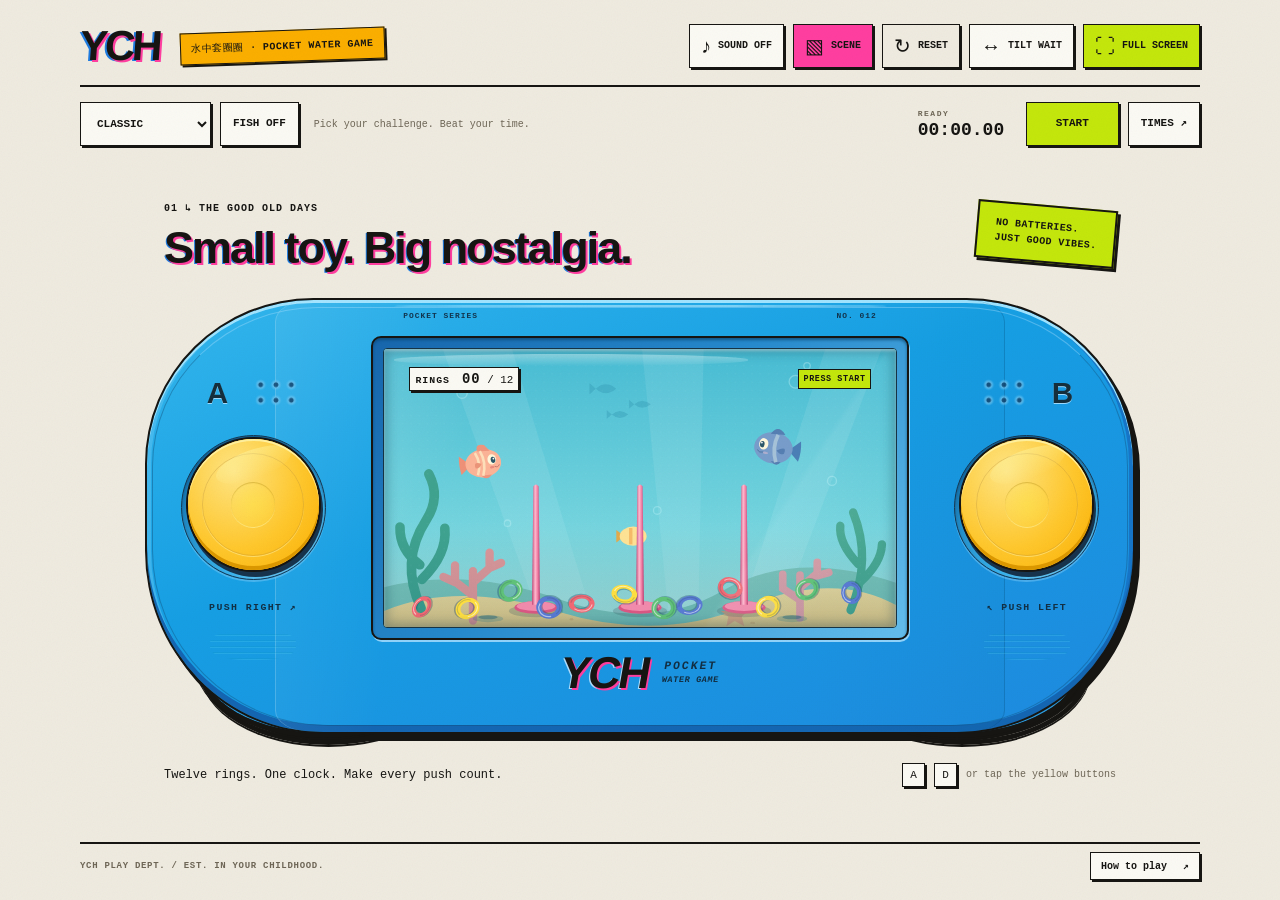
<file: index.html>
<!doctype html>
<html lang="en">
<head>
  <meta charset="UTF-8">
  <meta name="viewport" content="width=device-width, initial-scale=1, minimum-scale=1, maximum-scale=1, user-scalable=no, viewport-fit=cover">
  <meta name="theme-color" content="#EFEBE0">
  <meta name="apple-mobile-web-app-capable" content="yes">
  <meta name="apple-mobile-web-app-status-bar-style" content="black-translucent">
  <meta name="apple-mobile-web-app-title" content="YCH Pocket">
  <meta name="description" content="Nostalgia Game 1: a playable water ring-toss toy, made for two thumbs and an iPhone turned sideways.">
  <title>YCH Pocket — Nostalgia Game 1</title>
  <link rel="icon" type="image/svg+xml" href="assets/icon.svg">
  <link rel="apple-touch-icon" href="assets/apple-touch-icon.png">
  <link rel="manifest" href="manifest.webmanifest">
  <link rel="stylesheet" href="styles.css">
  <link rel="stylesheet" href="ych-theme.css">
  <link rel="stylesheet" href="toolbar.css">
  <link rel="stylesheet" href="round.css">
  <script src="tilt.js" defer></script>
  <script src="leaderboard-config.js" defer></script>
  <script src="leaderboard.js" defer></script>
  <script src="app.js" defer></script>
</head>
<body>
  <main class="app" id="app">
    <header class="masthead">
      <a class="wordmark" href="./" aria-label="YCH Pocket home" draggable="false">YCH</a>
      <span class="edition">水中套圈圈 · POCKET WATER GAME</span>
      <nav class="game-toolbar" id="game-toolbar" aria-label="Game controls">
        <button type="button" class="toolbar-control" id="sound" aria-label="Turn sound on" aria-pressed="false"><span class="toolbar-icon" aria-hidden="true">♪</span><span id="sound-label">SOUND OFF</span></button>
        <button type="button" class="toolbar-control" id="backgrounds"><span class="toolbar-icon" aria-hidden="true">▧</span><span>SCENE</span></button>
        <button type="button" class="toolbar-control" id="restart"><span class="toolbar-icon" aria-hidden="true">↻</span><span>RESET</span></button>
        <button type="button" class="toolbar-control" id="tilt-control" aria-label="Phone tilt and gravity controls" aria-pressed="false"><span class="toolbar-icon" aria-hidden="true">↔</span><span id="tilt-label">TILT OFF</span></button>
        <button type="button" class="toolbar-control" id="fullscreen" aria-label="Full screen or browser display options"><span class="toolbar-icon" aria-hidden="true">⛶</span><span id="fullscreen-label">FULL SCREEN</span></button>
      </nav>
    </header>

    <div class="round-bar" aria-label="Round controls">
      <div class="round-options" id="round-options">
        <label class="sr-only" for="game-mode">Game mode</label>
        <select id="game-mode" class="round-control"><option value="classic">CLASSIC</option><option value="color">COLOR MATCH</option></select>
        <button type="button" class="round-control" id="fish-toggle" aria-pressed="false" title="Bring the three background fish to life to peck and nudge the rings">FISH OFF</button>
        <span class="round-hint">Pick your challenge. Beat your time.</span>
      </div>
      <form id="score-entry" class="score-entry" hidden>
        <label class="sr-only" for="player-name">Your leaderboard name</label>
        <input id="player-name" class="round-control" name="name" placeholder="YOUR NAME" maxlength="20" autocomplete="nickname" required>
        <button type="submit" id="save-time" class="round-control">SAVE</button>
        <span id="score-feedback" role="status"></span>
      </form>
      <div class="round-actions">
        <div class="round-clock"><span id="timer-label">READY</span><output id="timer" aria-label="Completion time">00:00.00</output></div>
        <button type="button" class="round-control" id="play-menu" aria-expanded="false" aria-controls="game-toolbar leaderboard-open" hidden>☰ MENU</button>
        <button type="button" class="round-control" id="start-game">START</button>
        <button type="button" class="round-control" id="leaderboard-open" aria-label="View time leaderboards">TIMES ↗</button>
      </div>
    </div>

    <section class="play-area" aria-label="Water ring-toss game">
      <div class="game-heading"><div><span class="game-index">01 ↳ THE GOOD OLD DAYS</span><h1>Small toy. Big nostalgia.</h1></div><span class="game-sticker">NO BATTERIES.<br>JUST GOOD VIBES.</span></div>
      <div class="machine">
        <div class="strap strap-left" aria-hidden="true"></div>
        <div class="strap strap-right" aria-hidden="true"></div>
        <div class="shell">
          <div class="shell-seam" aria-hidden="true"></div>
          <div class="top-print" aria-hidden="true"><span>POCKET SERIES</span><span>NO. 012</span></div>
          <div class="grip grip-left">
            <div class="grip-top" aria-hidden="true"><span class="emboss-letter">A</span><span class="speaker"></span></div>
            <div class="pump-socket"><button type="button" class="pump" id="pump-left" aria-label="Left water pump: pushes up and right. Keyboard A or left arrow."><span class="pump-face" aria-hidden="true"><span class="pump-mark"></span></span></button></div>
            <span class="pump-label" aria-hidden="true">PUSH RIGHT ↗</span>
            <div class="grip-ridges" aria-hidden="true"></div>
          </div>

          <div class="center-body">
            <div class="tank-bezel">
              <div class="tank" id="tank">
                <div class="tank-art" id="tank-art"></div>
                <div class="water-tint" aria-hidden="true"></div>
                <svg id="fish-art" class="fish-art" viewBox="0 0 800 500" preserveAspectRatio="xMidYMid slice" aria-hidden="true">
<g id="fish-art-0"><path id="fish-tail-0" d="M-42 0L-81-34Q-86 0-80 30Z" fill="#f39076"/><ellipse rx="62" ry="49" fill="#ffb395"/><path d="M-15-43Q-22-73 11-62L28-40" fill="#f3947b"/><path d="M-12 42Q4 65 24 43" fill="#f3947b"/><path d="M-24-39Q-6 0-24 39M-6-43Q12 0-6 43" stroke="#ffe0b9" stroke-width="9" fill="none"/><ellipse cx="31" cy="-9" rx="15" ry="18" fill="#fff8db"/><ellipse cx="35" cy="-7" rx="8" ry="11" fill="#29576a"/><circle cx="37" cy="-11" r="3" fill="#fff"/><path d="M39 17Q49 23 54 13" fill="none" stroke="#bb6963" stroke-width="2.5" stroke-linecap="round"/><ellipse cx="29" cy="18" rx="8" ry="4" fill="#ee8a7c"/><path d="M-6 1Q-35-13-29 14Q-14 18-6 1" fill="#f09477"/></g>
<g id="fish-art-1"><path id="fish-tail-1" d="M53 2L92-35Q99 2 91 36Z" fill="#497fba"/><ellipse rx="67" ry="54" fill="#769dce"/><path d="M-16-47Q6-85 35-50M-3 47Q19 67 32 46" fill="#547fb6"/><path d="M10-47Q-6 0 15 48" stroke="#a5c3da" stroke-width="13" fill="none"/><ellipse cx="-35" cy="-9" rx="16" ry="20" fill="#fff8db"/><ellipse cx="-40" cy="-7" rx="8" ry="11" fill="#29576a"/><circle cx="-42" cy="-12" r="3" fill="#fff"/><path d="M-54 15Q-46 25-34 20" fill="none" stroke="#3e6898" stroke-width="2.5" stroke-linecap="round"/><path d="M12 8Q48-16 39 15Q26 24 12 8" fill="#547fb6"/><ellipse cx="-25" cy="21" rx="9" ry="4" fill="#aeafd1"/></g>
<g id="fish-art-2"><path id="fish-tail-2" d="M-18 0L-35-13V13Z" fill="#e6aa45"/><ellipse rx="28" ry="20" fill="#ffe391"/><path d="M-5-17V17" stroke="#f9bc64" stroke-width="7"/><circle cx="15" cy="-4" r="5" fill="#fff8df"/><circle cx="17" cy="-4" r="2.5" fill="#305970"/></g>
</svg>
                <canvas id="game" role="img" aria-label="Twelve colorful rings floating in water. Use the left and right pumps to lift them onto the three pink posts."></canvas>
                <div class="tank-hud"><span class="hud-label">RINGS <strong id="score">00<span> / 12</span></strong></span><span class="water-label" id="water-status">TAKE IT SLOW.</span></div>
                <div class="glass" aria-hidden="true"></div>
              </div>
            </div>
            <div class="machine-brand" aria-hidden="true"><span>YCH<span class="brand-dot">✳</span></span><div>POCKET<br><b>WATER GAME</b></div></div>
          </div>

          <div class="grip grip-right">
            <div class="grip-top" aria-hidden="true"><span class="speaker"></span><span class="emboss-letter">B</span></div>
            <div class="pump-socket"><button type="button" class="pump" id="pump-right" aria-label="Right water pump: pushes up and left. Keyboard D or right arrow."><span class="pump-face" aria-hidden="true"><span class="pump-mark"></span></span></button></div>
            <span class="pump-label" aria-hidden="true">↖ PUSH LEFT</span>
            <div class="grip-ridges" aria-hidden="true"></div>
          </div>
        </div>
      </div>
      <div class="play-caption"><span>Twelve rings. One clock. Make every push count.</span><span class="keyboard-hint"><kbd>A</kbd><kbd>D</kbd> or tap the yellow buttons</span></div>
    </section>

    <footer class="page-footer"><span>YCH PLAY DEPT. / EST. IN YOUR CHILDHOOD.</span><button type="button" id="how-to">How to play <span aria-hidden="true">↗</span></button></footer>
    <span class="sr-only" id="announcement" role="status" aria-live="polite"></span>
  </main>

  <dialog id="leaderboard-dialog" class="leaderboard-dialog" aria-labelledby="leaderboard-title">
    <div class="dialog-heading"><div><span class="eyebrow">A LITTLE FRIENDLY COMPETITION</span><h2 id="leaderboard-title">Fastest in the water.</h2></div><button type="button" class="close-button" id="close-leaderboard" aria-label="Close leaderboards">×</button></div>
    <div class="leaderboard-filters" id="leaderboard-mode" data-challenge="classic-calm">
      <div class="board-mode-group"><span class="filter-label" id="board-mode-label">GAME MODE</span><div class="mode-segments" role="group" aria-labelledby="board-mode-label"><button type="button" class="mode-segment" id="board-classic" aria-pressed="true">CLASSIC</button><button type="button" class="mode-segment" id="board-color" aria-pressed="false">COLOR MATCH</button></div></div>
      <div class="board-fish-group"><span class="filter-label" id="board-fish-label">EXTRA CHALLENGE</span><button type="button" class="board-fish-toggle" id="board-fish" aria-pressed="false" aria-describedby="board-fish-label"><span class="toggle-track" aria-hidden="true"></span><span id="board-fish-text">FISH OFF</span></button></div>
    </div>
    <p class="leaderboard-note" id="leaderboard-note">Fastest 10 on this device. Each challenge has its own board. Finish a round, then enter your name to save a time.</p>
    <p class="leaderboard-note" id="leaderboard-status" role="status" hidden></p>
    <button type="button" class="round-control" id="leaderboard-retry" hidden>RETRY</button>
    <table class="leaderboard-table"><caption class="sr-only">Completion times, fastest first</caption><thead><tr><th scope="col">#</th><th scope="col">NAME</th><th scope="col">TIME</th></tr></thead><tbody id="leaderboard-rows"></tbody></table>
    <p id="leaderboard-empty">No times yet. Set the first one.</p>
  </dialog>

  <dialog id="scene-dialog" class="scene-dialog" aria-labelledby="scene-title">
    <div class="dialog-heading"><div><span class="eyebrow">YOUR OWN LITTLE WORLD</span><h2 id="scene-title">A change of scenery.</h2></div><button type="button" class="close-button" id="close-scenes" aria-label="Close background settings">×</button></div>
    <div class="scene-layout">
      <div class="preview-column"><div class="scene-preview" id="scene-preview" role="img" aria-label="Background preview. Drag to reposition your photo."><span class="preview-post"></span><span class="preview-post"></span><span class="preview-post"></span><span class="preview-ring"></span></div><span class="preview-caption" id="preview-caption">The same little toy. A different little world.</span></div>
      <div class="scene-settings">
        <div class="preset-list" aria-label="Choose tank artwork"><button type="button" class="preset selected" data-scene="ocean" aria-pressed="true"><span class="swatch swatch-ocean"></span>Ocean</button><button type="button" class="preset" data-scene="sunset" aria-pressed="false"><span class="swatch swatch-sunset"></span>Sunset</button><button type="button" class="preset" data-scene="space" aria-pressed="false"><span class="swatch swatch-space"></span>Space</button></div>
        <label class="upload-button" for="photo"><span aria-hidden="true">＋</span> Use your own photo<input type="file" id="photo" accept="image/jpeg,image/png,image/webp,image/heic,image/heif"></label>
        <div class="photo-controls" id="photo-controls" hidden><label for="zoom">Photo zoom <output id="zoom-value">1.0×</output></label><input type="range" id="zoom" min="1" max="2.5" step="0.05" value="1"><div class="position-controls"><label for="position-x">Horizontal<input type="range" id="position-x" min="0" max="100" value="50"></label><label for="position-y">Vertical<input type="range" id="position-y" min="0" max="100" value="50"></label></div></div>
        <p class="privacy-note">Your photo stays on this device.</p>
        <p id="upload-error" class="upload-error" role="alert" hidden></p>
        <button type="button" class="done-button" id="done-scenes">Back to the water →</button>
      </div>
    </div>
  </dialog>

  <dialog id="help-dialog" class="help-dialog" aria-labelledby="help-title"><div class="dialog-heading"><div><span class="eyebrow">JUST LIKE YOU REMEMBER</span><h2 id="help-title">A push. A drift. A little luck.</h2></div><button type="button" class="close-button" id="close-help" aria-label="Close instructions">×</button></div><p>Choose <b>Classic</b> or <b>Color Match</b>, then press <b>START</b> to begin the timer. Classic accepts rings on any pink post. Color Match only counts a ring on its same-colored post.</p><p>Press the left yellow button to push rings up and right; the right pushes up and left. Use both thumbs, <kbd>A</kbd> / <kbd>D</kbd>, or the arrow keys. Caught rings get a little heavier. They can still slide up and blow off a post with repeated pushes, reducing your score!</p><p>Turn <b>FISH ON</b> before starting to bring the three background fish to life. They swim left and right, rise and dive, and occasionally peck rings. When the round stops, they return and blend back into the scenery. Mode and fish settings stay fixed during a round; <b>RESET</b> returns to setup.</p><p>Catch all twelve at once to stop the timer. Your final scene stays visible. Enter your name above the toy and tap <b>SAVE</b>, then open <b>TIMES</b> to see the fastest ten on this device. Each mode and fish setting has a separate board. The controls tuck away during play so the toy can fill more of the screen. Tap <b>MENU</b> to pause and show them, then <b>RESUME</b> to continue. The timer also pauses while settings are open or the page is hidden.</p><p>Tap <b>TILT</b> to steer with real gravity. Lower the top edge to lift rings and the bottom edge to settle them. Change the <b>SCENE</b> or toggle <b>SOUND</b> above the toy.</p><button type="button" class="done-button" id="got-it">Let’s play →</button></dialog>

  <dialog id="tilt-dialog" class="help-dialog tilt-dialog" aria-labelledby="tilt-title">
    <div class="dialog-heading"><div><span class="eyebrow">A LITTLE TWIST. A LITTLE GRAVITY.</span><h2 id="tilt-title">Steer the water.</h2></div><button type="button" class="close-button" id="close-tilt" aria-label="Close tilt controls">×</button></div>
    <p><b>Real gravity. On by default.</b> Lower an edge of your phone and the rings move that way. Rotate like a steering wheel to guide them <b>left and right</b>. Tip the <b>top edge down</b> to lift them, then lower the <b>bottom edge</b> to settle them onto the three posts.</p>
    <p id="tilt-status" class="tilt-status" role="status" aria-live="polite">Hold your phone sideways and enable tilt. No calibration needed.</p>
    <button type="button" class="done-button" id="enable-tilt">Enable phone tilt →</button>
    <div class="tilt-actions"><button type="button" class="motion-button" id="disable-tilt" hidden>Turn tilt off</button></div>
    <p class="motion-note">Allow motion access if your phone asks. No installation needed. The yellow pumps work in both modes. Caught rings can lift off their posts while the round is running.</p>
    <button type="button" class="done-button" id="done-tilt">Back to the water →</button>
  </dialog>

  <dialog id="install-dialog" class="help-dialog install-dialog" aria-labelledby="install-title">
    <div class="dialog-heading"><div><span class="eyebrow">MORE TOY. LESS BROWSER.</span><h2 id="install-title">More room to play.</h2></div><button type="button" class="close-button" id="close-install" aria-label="Close screen options">×</button></div>
    <p><b>Stay in Safari. No installation needed.</b></p>
    <ol class="install-steps">
      <li>Open this game in <b>Safari</b>. Turn off <b>Portrait Orientation Lock</b> and turn your iPhone sideways.</li>
      <li>Tap Safari’s <b>Page Menu</b> beside the address bar (<b>aA</b> on older iOS versions).</li>
      <li>Choose <b>Hide Toolbar</b>. If it isn’t listed, check the menu’s <b>More (…)</b> options.</li>
    </ol>
    <p class="install-explanation">This hides Safari’s controls for more playing space. Tap the address-bar area to bring them back. iPhone Safari doesn’t let this game switch a regular tab into true full screen automatically.</p>
    <button type="button" class="done-button" id="got-install">Back to the game →</button>
    <details class="install-alternative">
      <summary>Optional: add a Home Screen shortcut</summary>
      <ol class="install-steps">
        <li>In Safari, tap <b>Share → Add to Home Screen</b>.</li>
        <li>If shown, turn on <b>Open as Web App</b>, then tap <b>Add</b>.</li>
        <li>Launch <b>YCH Pocket</b> from its new icon and rotate sideways to play without Safari’s toolbar.</li>
      </ol>
    </details>
  </dialog>
</body>
</html>
</file>
<file: styles.css>
/* Logical game dimensions stay landscape, even in an upright browser. */
:root{--game-width:100dvw;--game-height:100dvh;--game-safe-top:env(safe-area-inset-top,0px);--game-safe-right:env(safe-area-inset-right,0px);--game-safe-bottom:env(safe-area-inset-bottom,0px);--game-safe-left:env(safe-area-inset-left,0px)}
@font-face{font-family:LocalRounded;src:local("Avenir Next");font-display:swap}
:root{font-family:LocalRounded,"Trebuchet MS",Arial,sans-serif;color:#304948;background:#eee9dd;font-synthesis:none;color-scheme:light;--ink:#074d68;--cyan:#05bde9}
*{box-sizing:border-box}body{margin:0;min-width:320px;min-height:100svh;overscroll-behavior:none;background:radial-gradient(ellipse at 50% 43%,#fbf8ed 0,#f0ece1 50%,#e5e0d5 100%)}button,input{font:inherit}button,a,label,input{-webkit-tap-highlight-color:transparent}button{cursor:pointer}button:focus-visible,a:focus-visible,input:focus-visible,.upload-button:focus-within{outline:3px solid #a54b33;outline-offset:5px}button{color:inherit}button:disabled{cursor:wait}button,input[type=range]{touch-action:manipulation}button{user-select:none;-webkit-user-select:none}button::-moz-focus-inner{border:0}[hidden]{display:none!important}.sr-only{position:absolute;width:1px;height:1px;padding:0;margin:-1px;overflow:hidden;clip:rect(0,0,0,0);white-space:nowrap;border:0}
.app{min-height:100svh;padding:max(27px,var(--game-safe-top)) max(42px,var(--game-safe-right)) max(23px,var(--game-safe-bottom)) max(42px,var(--game-safe-left));display:flex;flex-direction:column;gap:24px}.masthead,.page-footer{display:flex;align-items:center;justify-content:space-between;gap:16px}.masthead{width:100%;max-width:1360px;margin:0 auto}.wordmark{display:flex;align-items:center;gap:10px;color:#304948;font-size:21px;font-weight:800;text-decoration:none;letter-spacing:-1px}.trademark{align-self:flex-start;font-size:10px;margin:2px 0 0 -6px}.wordmark-rings{position:relative;width:30px;height:26px}.wordmark-rings:before,.wordmark-rings:after{content:"";position:absolute;width:14px;height:14px;border:3px solid #168c92;border-radius:50%;left:0;top:6px}.wordmark-rings:after{border-color:#e59859;left:10px;top:0}.edition,.page-footer>span{font-size:10px;letter-spacing:2px;font-weight:700;color:#687571}.play-area{flex:1;display:flex;flex-direction:column;align-items:center;justify-content:center;padding:30px 0 20px}.machine{position:relative;width:min(100%,1040px,calc((var(--game-height) - 230px)*2.27));aspect-ratio:2.27;isolation:isolate;filter:drop-shadow(0 26px 20px #315c6330) drop-shadow(0 5px 2px #49686c25);container-type:inline-size}.shell{position:absolute;inset:0;background:linear-gradient(172deg,#38d1f5 0%,#0cc3ef 22%,#04b3e0 64%,#03a4d1 100%);border-radius:17% 17% 18% 18% / 38% 38% 42% 42%;border:1px solid #019abf;box-shadow:inset 0 3px 3px #bdf7ff,inset 0 -8px 4px #007fa654,inset 5px 0 4px #6ee5fc9c,inset -5px 0 4px #009bc2;display:grid;grid-template-columns:22% 56% 22%;padding:3.6% 1.2% 2.5%;overflow:hidden}.shell:before{content:"";position:absolute;inset:0 13%;border-radius:5%;background:linear-gradient(100deg,#ffffff12,transparent 22%,transparent 75%,#006b9012);box-shadow:inset 1px 0 #94eaff57,inset -1px 0 #017fab24;pointer-events:none}.shell:after{content:"";position:absolute;top:1.1%;left:25%;right:25%;height:2px;background:#b9f8ff99;border-radius:50%}.shell-seam{position:absolute;inset:7px 5px 6px;border:1px solid #007fa526;border-top-color:#a4edfa40;border-radius:inherit;pointer-events:none}.strap{position:absolute;width:26%;height:35%;bottom:-.9%;border:8px solid #039fc8;border-top:0;border-radius:0 0 60% 60%;box-shadow:inset 0 -3px 2px #006b8a,0 3px 1px #008cb2;background:transparent;z-index:-1}.strap-left{left:5%}.strap-right{right:5%}.top-print{position:absolute;top:2.5%;left:26%;right:26%;display:flex;justify-content:space-between;font-size:clamp(7px,.9cqw,10px);font-weight:800;letter-spacing:1.8px;color:#0964809c;text-shadow:0 1px #98e9f266;pointer-events:none}.grip{position:relative;display:flex;flex-direction:column;align-items:center;justify-content:flex-start;min-width:0;padding-top:14%;z-index:1}.grip-left{padding-right:11%}.grip-right{padding-left:11%}.grip-top{display:flex;align-items:center;justify-content:center;gap:19%;width:70%;height:16%;margin-bottom:8%}.emboss-letter{font-size:clamp(18px,3cqw,32px);font-weight:800;color:#03789e;text-shadow:0 1px 1px #b5effc,0 -1px 1px #006286;line-height:1}.speaker{width:35%;height:80%;max-height:31px;background-image:radial-gradient(ellipse at center,#0085af 16%,#56d9f1 23%,transparent 50%);background-size:33.33% 50%;opacity:.8}.pump-socket{width:77%;aspect-ratio:1;border-radius:50%;padding:4px;background:linear-gradient(140deg,#00789c,#17c9ee 55%,#84eafa);box-shadow:0 2px 0 #65e7fa77,inset 0 2px 4px #006c9290}.pump{display:block;border:0;border-radius:50%;width:100%;height:100%;padding:0;touch-action:none;background:#c3ad00;box-shadow:1px 6px 3px #006f8f7a,0 1px 0 #78931a;position:relative;transform:translateY(-3px);transition:transform .09s,box-shadow .09s}.pump-face{position:absolute;inset:0;border-radius:50%;background:radial-gradient(ellipse at 32% 19%,#ffff86 0%,#ffed39 38%,#f2d718 75%,#dabb08 100%);box-shadow:inset 0 3px 3px #ffffb7,inset 0 -5px 5px #c8ae17,2px 2px 4px #776c172c;overflow:hidden}.pump-face:before{content:"";position:absolute;inset:11%;border:1px solid #ebcd2380;border-radius:50%;box-shadow:0 1px 0 #fff79380}.pump-face:after{content:"";position:absolute;left:20%;right:20%;top:8%;height:22%;border-radius:50%;background:linear-gradient(#ffffb45c,transparent);transform:rotate(-20deg)}.pump-mark{position:absolute;width:34%;height:34%;top:33%;left:33%;border-radius:50%;box-shadow:inset 0 1px 1px #c8b5128f,0 1px #fff67470;background:radial-gradient(ellipse,#ffe94266,transparent)}.pump.pressed{transform:translateY(1px);box-shadow:0 1px 2px #006f8f7a;filter:brightness(.97)}.pump-label{font-size:clamp(7px,1cqw,10px);letter-spacing:2px;font-weight:800;color:#036385;text-shadow:0 1px #6ce5f0aa;margin-top:12%;line-height:1}.small-control{border:1px solid #078bb3;border-radius:24px;background:linear-gradient(#1ac5ed,#0dafd9);box-shadow:inset 0 1px 1px #68e6fa,0 2px 1px #007ca659;color:#074e69;min-width:44px;min-height:44px;display:flex;align-items:center;justify-content:center;flex-direction:column;gap:0;padding:2px 9px;font-size:clamp(7px,.9cqw,10px);font-weight:800;line-height:1.1;touch-action:manipulation}.small-control:active{box-shadow:inset 0 2px 2px #0285aa}.sound-control{margin-top:11%;min-width:65%;height:16%;max-height:49px}.sound-glyph{font-size:clamp(17px,2.7cqw,28px);line-height:.95}.sound-control[aria-pressed=true]{color:#073849}.utility-controls{display:flex;justify-content:center;gap:7%;margin-top:11%;height:16%;width:89%;max-height:49px}.utility-controls .small-control{flex:1;min-width:44px;padding:2px 1px}.control-symbol{font-size:clamp(18px,2.5cqw,27px);line-height:.9}.grip-ridges{width:46%;height:9%;margin-top:9%;background:repeating-linear-gradient(180deg,transparent 0,transparent 4px,#028fb541 4px,#028fb541 5px,#5cdbf34f 5px,#5cdbf34f 6px);border-radius:40%;opacity:.65}.center-body{display:flex;flex-direction:column;position:relative;min-width:0;min-height:0}.tank-bezel{flex:1;min-height:0;padding:2.4%;border-radius:14px;background:linear-gradient(150deg,#0585a9,#059bc2 40%,#24c8e8);box-shadow:inset 0 2px 4px #006482b5,0 1px 2px #a2f5ffab,0 -1px 1px #11b9dd}.tank{width:100%;height:100%;position:relative;overflow:hidden;isolation:isolate;border-radius:8px;background:#57bfd1;box-shadow:0 0 0 2px #0263806e,inset 0 0 14px #07475d6b}.tank-art,.water-tint,.glass,#game{position:absolute;inset:0;width:100%;height:100%}.tank-art{background-image:url("assets/ocean.svg");background-size:cover;background-position:50% 50%;filter:saturate(.95);transition:opacity .2s}.water-tint{background:linear-gradient(#86dfeb0a,#45d4ea18 65%,#086c982b);pointer-events:none}.glass{z-index:4;pointer-events:none;box-shadow:inset 0 0 12px 3px #13384c59,inset 0 2px 3px #e0feff9e;background:linear-gradient(123deg,#ffffff20,transparent 20%,transparent 72%,#e4fbff12 73%,transparent 88%)}.glass:before{content:"";position:absolute;top:2%;left:2%;width:69%;height:4%;border-radius:50%;background:linear-gradient(180deg,#edffff6b,transparent)}#game{display:block;touch-action:pan-x pan-y}.tank-hud{position:absolute;top:6.5%;left:5%;right:5%;display:flex;align-items:center;justify-content:space-between;pointer-events:none;z-index:5;gap:8px}.hud-label{background:#eff8dece;border:1px solid #ffffff7d;border-radius:4px;padding:4px 6px;color:#255852;font-size:clamp(7px,1cqw,11px);letter-spacing:1px;font-weight:800;box-shadow:0 1px 3px #12567b1a;white-space:nowrap}.hud-label strong{font-variant-numeric:tabular-nums;margin-left:5px;font-size:clamp(10px,1.4cqw,15px)}.hud-label strong span{font-size:clamp(8px,1.1cqw,12px);font-weight:500;letter-spacing:0}.water-label{font-size:clamp(7px,.85cqw,9px);letter-spacing:1.5px;color:#18545d;background:#d7f8edb5;border-radius:3px;padding:4px 5px;font-weight:800;white-space:nowrap}.machine-brand{height:18%;flex-shrink:0;display:flex;align-items:center;justify-content:center;gap:12px;color:#034568;transform:skew(-10deg);text-shadow:0 1px #6eddf096}.machine-brand>span{font-family:"Arial Black","Trebuchet MS",sans-serif;font-size:clamp(24px,4.3cqw,45px);font-weight:1000;font-style:italic;letter-spacing:-2.5px;line-height:1}.brand-dot{font-size:28%;letter-spacing:0;margin-left:5px;vertical-align:middle}.machine-brand>div{font-size:clamp(8px,1.15cqw,12px);line-height:1.2;letter-spacing:2px;font-weight:800}.machine-brand>div>b{font-size:75%;letter-spacing:.6px}.play-caption{width:min(100%,960px);display:flex;align-items:center;justify-content:space-between;gap:24px;padding:40px 16px 0;font-size:14px;color:#526562}.keyboard-hint{display:flex;align-items:center;gap:6px;font-size:11px;color:#687571}kbd{display:inline-flex;justify-content:center;align-items:center;min-width:23px;height:24px;padding:1px 5px;border:1px solid #a8b1a8;border-radius:5px;background:#faf8ee77;box-shadow:0 2px #b4b9ae;color:#536662;font-family:inherit;font-size:11px;margin-right:2px}.page-footer{max-width:1360px;width:100%;margin:0 auto}.page-footer>span{font-size:9px;letter-spacing:1.7px}.page-footer button{border:0;background:none;font-size:12px;color:#435c56;padding:7px 0}.page-footer button span{margin-left:10px}
dialog{border:1px solid #fff9ec;border-radius:20px;background:#f6f1e5;color:#304948;padding:27px;width:min(720px,calc(100% - 32px));max-height:calc(var(--game-height) - 24px);box-shadow:0 25px 100px #173b4740;overscroll-behavior:contain}dialog::backdrop{background:#0a364a66;backdrop-filter:blur(6px);-webkit-backdrop-filter:blur(6px)}.dialog-heading{display:flex;align-items:flex-start;justify-content:space-between;gap:16px;margin-bottom:23px}.eyebrow{font-size:9px;letter-spacing:1.6px;font-weight:800;color:#77867a}h2{font-size:26px;font-weight:700;letter-spacing:-1px;margin:7px 0 0;line-height:1.15}.close-button{border:1px solid #b9c7b955;width:44px;height:44px;border-radius:50%;background:transparent;font-size:25px;flex-shrink:0}.scene-layout{display:grid;grid-template-columns:1.13fr 1fr;gap:25px;align-items:start}.scene-preview{position:relative;width:100%;aspect-ratio:1.55;border-radius:12px;overflow:hidden;border:7px solid #079fc5;background-image:url("assets/ocean.svg");background-size:cover;background-position:center;box-shadow:inset 0 0 12px #0d527955,0 2px 2px #103a5526;touch-action:none}.scene-preview:after{content:"";position:absolute;inset:0;box-shadow:inset 0 0 12px #09557d40;pointer-events:none}.scene-preview.photo-active{cursor:move}.preview-post{position:absolute;width:5px;height:42%;bottom:9%;left:36%;background:linear-gradient(90deg,#b73c67,#ffbed4 55%,#d5487e);border-radius:4px;pointer-events:none}.preview-post+.preview-post{left:64%}.preview-ring{position:absolute;border:4px solid #ffdf25;border-radius:50%;width:25px;height:13px;left:calc(36% - 10px);bottom:11%;pointer-events:none}.preview-caption{display:block;font-size:11px;line-height:1.5;color:#748477;margin-top:12px}.preset-list{display:flex;gap:8px;margin-bottom:14px}.preset{display:flex;flex:1;flex-direction:column;align-items:center;gap:7px;font-size:11px;border:1px solid #b5c1b566;border-radius:10px;background:transparent;padding:8px;color:#405c52;min-height:66px}.preset.selected{border-color:#288d84;background:#e3ebd9;box-shadow:0 0 0 1px #288d84}.swatch{height:27px;width:100%;border-radius:4px;background-size:cover;background-position:center}.swatch-ocean{background-image:url("assets/ocean.svg")}.swatch-sunset{background-image:url("assets/sunset.svg")}.swatch-space{background-image:url("assets/space.svg")}.upload-button{display:flex;align-items:center;justify-content:center;gap:8px;position:relative;overflow:hidden;border:1px dashed #8fa38b;border-radius:8px;min-height:44px;padding:8px 10px;font-size:12px;font-weight:700;cursor:pointer;background:#fffcf466}.upload-button>span{font-size:20px}.upload-button input{position:absolute;inset:0;opacity:0;width:100%;cursor:pointer}.privacy-note{font-size:10px;color:#6c7b70;margin:10px 0 16px}.done-button{width:100%;border:0;border-radius:8px;background:#266b60;color:#fbf5e6;min-height:44px;padding:10px;font-size:12px;font-weight:700}.photo-controls{margin-top:14px}.photo-controls>label{display:flex;justify-content:space-between;font-size:11px}.photo-controls input{width:100%;accent-color:#287e74;min-height:24px}.position-controls{display:flex;gap:10px;margin-top:5px}.position-controls label{flex:1;min-width:0;font-size:10px}.upload-error{font-size:12px;color:#a43830;line-height:1.4}.help-dialog{width:min(530px,calc(100% - 32px))}.help-dialog p{font-size:14px;line-height:1.7}.install-tip{padding:15px;background:#e5e9d9;border-radius:10px;display:flex;flex-direction:column;gap:6px;margin:20px 0;font-size:12px;line-height:1.5}
@media(min-width:1500px){.app{padding:36px 60px}.play-caption{padding-top:48px}}
@media(max-height:650px) and (orientation:landscape),(orientation:portrait){.app{height:var(--game-height);min-height:0;padding:max(9px,var(--game-safe-top)) max(18px,var(--game-safe-right)) max(9px,var(--game-safe-bottom)) max(18px,var(--game-safe-left));gap:0;overflow:hidden}.masthead{position:absolute;top:10px;left:max(18px,var(--game-safe-left));right:max(18px,var(--game-safe-right));width:auto;z-index:0}.wordmark{font-size:13px;gap:5px;letter-spacing:-.5px}.wordmark-rings{transform:scale(.65);transform-origin:left center;width:23px}.trademark{font-size:7px;margin:2px 0 0 -3px}.edition{font-size:7px;letter-spacing:1.4px}.play-area{padding:16px 0 0;min-height:0}.machine{width:min(100%,1000px,calc((var(--game-height) - 42px - var(--game-safe-top) - var(--game-safe-bottom))*2.27));filter:drop-shadow(0 10px 9px #315c6330) drop-shadow(0 3px 1px #49686c25)}.play-caption,.page-footer{display:none}.tank-bezel{border-radius:10px}.tank{border-radius:5px}.sound-control,.utility-controls{margin-top:7%;max-height:none;min-height:44px}.small-control{min-height:44px}.grip-ridges{display:none}.pump-label{margin-top:9%;font-size:7px;letter-spacing:1.5px}.top-print{letter-spacing:1.2px}.water-label{font-size:7px;letter-spacing:1px}dialog{padding:18px 22px;width:min(660px,calc(100% - 80px))}.dialog-heading{margin-bottom:14px}h2{font-size:23px}.scene-preview{aspect-ratio:1.6}.scene-layout{gap:22px}.preview-caption{margin-top:7px}.privacy-note{margin:7px 0 10px}.scene-settings:has(.photo-controls:not([hidden])) .preset-list{margin-bottom:8px}.scene-settings:has(.photo-controls:not([hidden])) .preset{min-height:45px;padding:5px;gap:3px}.scene-settings:has(.photo-controls:not([hidden])) .swatch{height:17px}.photo-controls{margin-top:6px}.photo-controls input{min-height:18px}.position-controls{margin-top:0}.help-dialog{max-width:550px}.help-dialog p{margin:10px 0;font-size:12px}.install-tip{margin:12px 0;padding:10px}}

@media(prefers-reduced-motion:reduce){*,*:before,*:after{transition:none!important;scroll-behavior:auto!important}}
</file>
<file: ych-theme.css>
/* YCH: warm paper, ink outlines, and offset print colors. */
.sound-control{position:relative;left:8%}.utility-controls{position:relative;left:-15%}
:root{--paper:#EFEBE0;--white:#FBFAF4;--ink:#161512;--blue:#1E7BE0;--pink:#FF3EA0;--mar:#FBAF00;--lime:#C4E70C;--mono:"SFMono-Regular",Consolas,"Liberation Mono",monospace;font-family:Arial,-apple-system,BlinkMacSystemFont,sans-serif;color:var(--ink);background:var(--paper)}
body{background:var(--paper);color:var(--ink);-webkit-font-smoothing:antialiased}body:before{content:"";position:fixed;inset:0;z-index:50;pointer-events:none;opacity:.17;mix-blend-mode:multiply;background-image:url("data:image/svg+xml,%3Csvg xmlns='http://www.w3.org/2000/svg' width='140' height='140'%3E%3Cfilter id='n'%3E%3CfeTurbulence type='fractalNoise' baseFrequency='.8' numOctaves='2'/%3E%3C/filter%3E%3Crect width='100%25' height='100%25' filter='url(%23n)' opacity='.3'/%3E%3C/svg%3E")}::selection{background:var(--lime);color:var(--ink)}button:focus-visible,a:focus-visible,input:focus-visible,.upload-button:focus-within{outline-color:var(--pink)}
.app{padding:24px max(38px,var(--game-safe-right)) 20px max(38px,var(--game-safe-left));gap:15px}.masthead{max-width:1120px;border-bottom:2px solid var(--ink);padding-bottom:17px}.wordmark{font-family:"Arial Black",Arial,sans-serif;font-size:42px;line-height:1;font-weight:1000;letter-spacing:-3px;color:var(--ink);text-shadow:2px 2px var(--pink),-2px 1px var(--blue);transform:skew(-4deg)}.edition{font-family:var(--mono);color:var(--ink);font-size:10px;letter-spacing:.5px;border:1.5px solid var(--ink);box-shadow:2px 2px var(--ink);background:var(--mar);padding:8px 10px;transform:rotate(-2deg)}
.play-area{padding:8px 0 12px}.game-heading{width:min(100%,960px);display:flex;justify-content:space-between;align-items:center;gap:20px;margin:0 0 26px;padding:0 4px}.game-index{font-family:var(--mono);font-weight:700;font-size:10px;letter-spacing:1px}.game-heading h1{font-family:"Arial Black",Arial,sans-serif;font-size:clamp(24px,3.7vw,45px);font-weight:1000;letter-spacing:-2px;line-height:1.05;margin:9px 0 0;text-shadow:2px 2px var(--pink),-1px 1px var(--blue)}.game-sticker{font-family:var(--mono);font-size:10px;line-height:1.5;font-weight:700;letter-spacing:.4px;background:var(--lime);color:var(--ink);padding:12px 17px;border:2px solid var(--ink);box-shadow:3px 3px var(--ink);transform:rotate(5deg);flex-shrink:0}
.machine{width:min(100%,990px,calc((var(--game-height) - 295px)*2.27));filter:drop-shadow(5px 7px 0 #161512)}.shell{border:2px solid var(--ink);background:linear-gradient(160deg,#33b7ed 0,#169fe4 42%,#1E8AE0 100%);box-shadow:inset 0 3px 0 #a0e4ff,inset 0 -7px 0 #1466b3,inset 4px 0 0 #66c9f575,inset -4px 0 0 #1675c8}.shell:before{box-shadow:inset 1px 0 #a6dbf250,inset -1px 0 #00447344}.shell:after{background:#b8edff9c}.shell-seam{border-color:#114e776b;border-top-color:#b0e4ff61}.strap{border-color:var(--ink);border-width:5px;box-shadow:inset 0 -3px #2c9adb,0 2px #161512;background:#1e7be033}.top-print{font-family:var(--mono);color:#12344d;text-shadow:none;font-size:clamp(7px,.8cqw,9px);letter-spacing:1px}.emboss-letter{font-family:"Arial Black",Arial,sans-serif;color:#152e3b;text-shadow:0 1px #9ddbff;font-weight:900}.speaker{background-image:radial-gradient(ellipse at center,#143d64 18%,#70c5f0 26%,transparent 51%)}
.pump-socket{border:1.5px solid #163650;background:linear-gradient(145deg,#075f9b,#39b3ed 70%,#8dd4f4);box-shadow:0 2px #7bcaf67d,inset 0 2px 3px #1448759e}.pump{border:2px solid var(--ink);background:#b87f00;box-shadow:2px 5px 0 #17334c;transform:translateY(-3px)}.pump-face{background:radial-gradient(ellipse at 35% 25%,#ffe583 0%,#ffc82d 55%,#FBAF00 100%);box-shadow:inset 0 2px 0 #fff09e,inset 0 -4px 0 #dc9800}.pump-face:before{border-color:#b38b374a;box-shadow:0 1px #fff5ab80}.pump-mark{box-shadow:inset 0 1px 1px #a07b0059,0 1px #ffe577}.pump.pressed{transform:translate(1px,1px);box-shadow:0 1px #17334c}.pump-label{font-family:var(--mono);color:#122f43;text-shadow:none;font-weight:700;letter-spacing:1.4px}
.small-control{border:1.5px solid var(--ink);border-radius:5px;box-shadow:2px 2px var(--ink);background:var(--paper);font-family:var(--mono);color:var(--ink);font-size:clamp(7px,.9cqw,9px);font-weight:700;gap:1px}.small-control:active{box-shadow:0 0 var(--ink);transform:translate(2px,2px)}.sound-control[aria-pressed=true]{background:var(--lime);color:var(--ink)}.sound-control{min-width:62%;border-radius:5px}#backgrounds{background:var(--pink)}#restart{background:var(--paper)}.sound-glyph,.control-symbol{font-family:Arial,sans-serif}
.tank-bezel{border:2px solid var(--ink);padding:1.9%;background:linear-gradient(135deg,#1766ad,#2589cd 45%,#64beed);border-radius:10px;box-shadow:inset 0 2px 3px #084773bb,1px 2px #91d3fa}.tank{border:1.5px solid #163344;border-radius:4px;box-shadow:inset 0 0 12px #16344455}.hud-label{border:1.5px solid var(--ink);border-radius:0;box-shadow:2px 2px var(--ink);background:var(--white);font-family:var(--mono);color:var(--ink);font-weight:700;padding:3px 5px}.hud-label strong{font-weight:900}.water-label{background:var(--lime);color:var(--ink);font-family:var(--mono);border:1px solid var(--ink);border-radius:0;letter-spacing:.6px;font-weight:700;padding:4px}.machine-brand{color:var(--ink);text-shadow:2px 2px var(--pink),-1px 1px #afddfc;gap:14px}.machine-brand>span{font-family:"Arial Black",Arial,sans-serif;letter-spacing:-2px;font-size:clamp(26px,4.5cqw,47px);font-weight:1000;font-style:normal}.machine-brand>div{font-family:var(--mono);font-weight:700;text-shadow:none;color:#122e42;letter-spacing:2px}.brand-dot{display:none}
.play-caption{font-family:var(--mono);color:var(--ink);font-size:12px;width:min(100%,960px);padding:29px 4px 0}.keyboard-hint{font-family:var(--mono);color:#6E6656;font-size:10px}kbd{border:1px solid var(--ink);border-radius:0;box-shadow:2px 2px var(--ink);background:var(--white);color:var(--ink);font-family:var(--mono);margin-right:3px}.page-footer{max-width:1120px;border-top:2px solid var(--ink);padding-top:8px}.page-footer>span{font-family:var(--mono);color:#6E6656;font-size:9px;letter-spacing:.7px}.page-footer button{border:1px solid var(--ink);box-shadow:2px 2px var(--ink);padding:7px 10px;background:var(--white);font-family:var(--mono);color:var(--ink);font-size:10px;font-weight:700}.page-footer button:hover{background:var(--lime)}
dialog{border:2px solid var(--ink);border-radius:0;box-shadow:7px 7px var(--blue);background:var(--paper);color:var(--ink)}dialog::backdrop{background:#16151266;backdrop-filter:blur(3px);-webkit-backdrop-filter:blur(3px)}.eyebrow{font-family:var(--mono);font-size:9px;color:#6E6656;letter-spacing:.5px}.dialog-heading{border-bottom:2px solid var(--ink);padding-bottom:13px}.dialog-heading h2{font-family:"Arial Black",Arial,sans-serif;font-weight:900;letter-spacing:-1px;font-size:25px}.close-button{border:1.5px solid var(--ink);border-radius:0;box-shadow:2px 2px var(--ink);background:var(--white)}.scene-preview{border:2px solid var(--ink);border-radius:0;box-shadow:4px 4px var(--blue)}.preview-caption,.privacy-note{font-family:var(--mono);color:#6E6656;font-size:10px}.preset{border:1.5px solid var(--ink);border-radius:0;background:var(--white);color:var(--ink);font-family:var(--mono);font-weight:700}.preset.selected{border-color:var(--ink);box-shadow:2px 2px var(--ink);background:var(--lime)}.swatch{border-radius:0;border:1px solid var(--ink)}.upload-button{border:1.5px solid var(--ink);border-radius:0;box-shadow:2px 2px var(--ink);background:var(--white);font-family:var(--mono);font-weight:700;font-size:11px}.upload-button:hover{background:var(--mar)}.done-button{border:2px solid var(--ink);border-radius:0;box-shadow:3px 3px var(--ink);background:var(--blue);font-family:var(--mono);color:#fff;font-weight:700;font-size:11px}.done-button:hover{background:var(--pink)}.done-button:active{transform:translate(2px,2px);box-shadow:1px 1px var(--ink)}.photo-controls label{font-family:var(--mono);font-size:10px}.photo-controls input{accent-color:var(--pink)}.install-tip{border:1.5px solid var(--ink);border-radius:0;background:var(--lime)}
@media(max-height:650px) and (orientation:landscape),(orientation:portrait){.app{padding:max(7px,var(--game-safe-top)) max(18px,var(--game-safe-right)) max(9px,var(--game-safe-bottom)) max(18px,var(--game-safe-left));gap:0}.masthead{padding:0 0 6px;top:7px;border-bottom:1.5px solid var(--ink)}.wordmark{font-size:21px;letter-spacing:-1.5px;text-shadow:1px 1px var(--pink),-1px 0 var(--blue)}.edition{font-size:7px;border:0;box-shadow:none;padding:3px 5px;transform:none;letter-spacing:.4px}.game-heading{display:none}.play-area{padding:24px 5px 3px}.machine{width:min(100%,1000px,calc((var(--game-height) - 53px - var(--game-safe-top) - var(--game-safe-bottom))*2.27));filter:drop-shadow(3px 4px 0 #161512)}.shell{border-width:1.5px}.tank-bezel{padding:1.7%;border-width:1.5px}.tank{border-width:1px}.play-caption,.page-footer{display:none}.small-control{box-shadow:1.5px 1.5px var(--ink)}.sound-control,.utility-controls{margin-top:6%;min-height:44px}.dialog-heading{padding-bottom:9px;margin-bottom:11px}.dialog-heading h2{font-size:21px}.scene-layout{gap:20px}.tank-hud{left:4%;right:4%;top:6%}.water-label{font-size:6px}.machine-brand{gap:10px}}
</file>
<file: toolbar.css>
/* Utility controls live outside the toy, where the rounded shell cannot clip them. */
.masthead { gap: 20px; }
.masthead .edition { margin-right: auto; }
.game-toolbar { display: flex; align-items: center; gap: 9px; flex-shrink: 0; }
.toolbar-control {
  display: inline-flex;
  align-items: center;
  justify-content: center;
  gap: 7px;
  min-width: 78px;
  min-height: 44px;
  padding: 8px 11px;
  border: 1.5px solid var(--ink);
  border-radius: 0;
  background: var(--white);
  color: var(--ink);
  box-shadow: 2px 2px var(--ink);
  font: 700 10px/1.2 var(--mono);
  white-space: nowrap;
}
.toolbar-control:hover { background: var(--mar); }
.toolbar-control:active { transform: translate(2px, 2px); box-shadow: none; }
.toolbar-icon { font: 20px/1 Arial, sans-serif; }
#sound[aria-pressed="true"] { background: var(--lime); }
#fullscreen { background: var(--lime); }

.install-steps { margin: 0; padding-left: 24px; font-size: 14px; line-height: 1.55; }
.install-steps li { padding-left: 5px; margin: 12px 0; }
.install-steps li::marker { color: var(--blue); font-family: var(--mono); font-weight: 700; }
.install-explanation { color: #6e6656; }
.install-dialog .done-button { margin-top: 4px; }
.install-alternative { margin-top: 16px; border-top: 1px solid var(--ink); }
.install-alternative summary { display: list-item; min-height: 44px; padding: 14px 0 10px; cursor: pointer; font: 700 11px/1.5 var(--mono); }
.install-alternative summary:focus-visible { outline: 3px solid var(--blue); outline-offset: 3px; }
@media (max-width: 980px) { .masthead .edition { display: none; } }
@media (max-height: 650px) and (orientation: landscape), (orientation: portrait) {
  .app {
    padding: max(5px, var(--game-safe-top)) max(18px, var(--game-safe-right)) max(7px, var(--game-safe-bottom)) max(18px, var(--game-safe-left));
  }
  .masthead {
    position: relative;
    top: auto; left: auto; right: auto;
    width: 100%; max-width: none;
    min-height: 51px;
    padding: 0 3px 6px 0;
    flex: 0 0 auto;
    gap: 10px;
  }
  .masthead .edition { display: none; }
  .wordmark { font-size: 24px; }
  .game-toolbar { gap: 7px; }
  .toolbar-control { min-width: 65px; min-height: 44px; padding: 6px 9px; font-size: 9px; gap: 5px; }
  .toolbar-icon { font-size: 18px; }
  .play-area { padding: 8px 5px 4px; }
  .machine {
    width: min(100%, 1000px, calc((var(--game-height) - 82px - var(--game-safe-top) - var(--game-safe-bottom)) * 2.27));
  }
  .install-steps { font-size: 12px; line-height: 1.45; }
  .install-steps li { margin: 8px 0; }
}

@media (max-height: 300px) and (orientation: landscape), (max-width: 300px) and (orientation: portrait) {
  .shell { padding-top: 2%; padding-bottom: 1.8%; }
  .top-print { display: none; }
  .machine-brand { height: 14%; }
  .machine-brand > span { font-size: clamp(21px, 4.5cqw, 34px); }
  .grip { padding-top: 9%; }
  .grip-top { margin-bottom: 6%; }
}


/* Motion controls keep all utilities above the casing. */
#tilt-control[aria-pressed="true"] { background: var(--lime); }
.tilt-status { padding: 10px 12px; border: 1.5px solid var(--ink); background: var(--white); }
.tilt-status.motion-error { border-color: #9a2d33; color: #822129; }
.tilt-actions { display: flex; gap: 10px; margin: 12px 0; }
.motion-button { min-height: 44px; flex: 1; padding: 9px; border: 1.5px solid var(--ink); background: var(--white); box-shadow: 2px 2px var(--ink); font: 700 11px/1.4 var(--mono); }
.motion-button:hover { background: var(--lime); }
.tilt-dialog .motion-note { font-size: 11px; color: #6e6656; }
.scene-preview .preview-post { left: 29.6875%; }
.scene-preview .preview-post:nth-child(2) { left: 50%; }
.scene-preview .preview-post:nth-child(3) { left: 70.3125%; }
.scene-preview .preview-ring { left: calc(29.6875% - 10px); }
@media (min-width: 981px) and (max-width: 1150px) { .masthead .edition { display: none; } }
@media (max-width: 740px) and (orientation: landscape), (max-height: 740px) and (orientation: portrait) {
  .game-toolbar { gap: 5px; }
  .toolbar-control { min-width: 60px; padding: 6px; gap: 3px; }
}

/* Rotate the entire landscape layout instead of showing a portrait screen. */
@media (orientation: portrait) {
  :root {
    --game-width: 100dvh;
    --game-height: 100dvw;
    --game-safe-top: env(safe-area-inset-right, 0px);
    --game-safe-right: env(safe-area-inset-bottom, 0px);
    --game-safe-bottom: env(safe-area-inset-left, 0px);
    --game-safe-left: env(safe-area-inset-top, 0px);
  }
  html, body { width: 100%; height: 100%; overflow: hidden; }
  .app {
    position: fixed;
    top: 50%; left: 50%;
    width: var(--game-width);
    height: var(--game-height);
    min-height: 0;
    transform: translate(-50%, -50%) rotate(90deg);
    transform-origin: center;
  }
  dialog {
    position: fixed;
    inset: 50% auto auto 50%;
    margin: 0;
    width: min(660px, calc(var(--game-width) - 80px));
    max-width: none;
    max-height: calc(var(--game-height) - 24px);
    transform: translate(-50%, -50%) rotate(90deg);
    transform-origin: center;
  }
}
</file>
<file: round.css>
/* The clock and finished-round entry stay outside the water. */
html, body, body * { -webkit-user-select: none; user-select: none; -webkit-touch-callout: none; }
html, body { touch-action: pan-x pan-y; }
.app { touch-action: none; }
dialog { touch-action: pan-x pan-y; }
input:not([type="range"]):not([type="file"]), textarea, [contenteditable="true"] { -webkit-user-select: text; user-select: text; -webkit-touch-callout: default; }
a, img, svg, canvas { -webkit-user-drag: none; }
.fish-art { position: absolute; inset: 0; width: 100%; height: 100%; pointer-events: none; filter: saturate(.95); }
.round-bar { width: 100%; max-width: 1120px; margin: 0 auto; display: flex; align-items: center; justify-content: space-between; gap: 12px; }
.round-options, .round-actions, .score-entry { display: flex; align-items: center; gap: 9px; min-width: 0; }
.round-control { min-width: 44px; min-height: 44px; padding: 8px 12px; border: 1.5px solid var(--ink); border-radius: 0; box-shadow: 2px 2px var(--ink); background: var(--white); color: var(--ink); font: 700 11px/1.2 var(--mono); white-space: nowrap; }
select.round-control { cursor: pointer; padding-right: 24px; }
.round-control:focus-visible { outline: 3px solid var(--pink); outline-offset: 3px; }
button.round-control:hover { background: var(--mar); }
.round-control:disabled { cursor: default; opacity: .65; }
#start-game, #save-time, #fish-toggle[aria-pressed="true"] { background: var(--lime); }
#start-game { min-width: 93px; }
.round-hint { margin-left: 6px; color: #6e6656; font: 10px/1.5 var(--mono); }
.round-clock { min-width: 99px; display: flex; flex-direction: column; gap: 3px; }
.round-clock span { font: 700 8px/1 var(--mono); letter-spacing: 1.5px; color: #6e6656; }
.round-clock output { font: 700 18px/1 var(--mono); font-variant-numeric: tabular-nums; }
.score-entry { flex: 1; position: relative; }
#player-name { width: 155px; min-width: 0; font-size: 16px; user-select: text; -webkit-user-select: text; }
#player-name::placeholder { font-size: 10px; }
#score-feedback { font: 10px/1.4 var(--mono); max-width: 200px; }
.leaderboard-dialog { max-width: 580px; }
.leaderboard-filters { display: flex; flex-wrap: wrap; align-items: flex-end; gap: 14px; margin: 2px 0 19px; }
.filter-label { display: block; margin-bottom: 7px; font: 700 9px/1.3 var(--mono); letter-spacing: .8px; color: #6e6656; }
.mode-segments { display: inline-flex; border: 1.5px solid var(--ink); box-shadow: 2px 2px var(--ink); background: var(--white); }
.mode-segment, .board-fish-toggle { min-height: 44px; border-radius: 0; color: var(--ink); font: 700 11px/1.2 var(--mono); white-space: nowrap; }
.mode-segment { border: 0; padding: 10px 16px; background: transparent; }
.mode-segment + .mode-segment { border-left: 1.5px solid var(--ink); }
.mode-segment[aria-pressed="true"], .board-fish-toggle[aria-pressed="true"] { background: var(--lime); }
.mode-segment:hover, .board-fish-toggle:hover { background: var(--mar); }
.board-fish-toggle { display: inline-flex; align-items: center; justify-content: center; gap: 9px; min-width: 142px; padding: 10px 12px; border: 1.5px solid var(--ink); box-shadow: 2px 2px var(--ink); background: var(--white); }
.toggle-track { position: relative; width: 25px; height: 14px; border: 1.5px solid var(--ink); border-radius: 8px; background: var(--paper); }
.toggle-track::after { content: ""; position: absolute; width: 8px; height: 8px; top: 1.5px; left: 2px; border-radius: 50%; background: var(--ink); transition: transform .15s; }
.board-fish-toggle[aria-pressed="true"] .toggle-track::after { transform: translateX(10px); }
.mode-segment:focus-visible, .board-fish-toggle:focus-visible { position: relative; z-index: 1; outline: 3px solid var(--pink); outline-offset: 3px; }
.leaderboard-note, #leaderboard-empty { font: 12px/1.6 var(--mono); color: #6e6656; }
.leaderboard-table { width: 100%; border-collapse: collapse; font: 13px/1.4 var(--mono); }
.leaderboard-table th { background: var(--lime); font-size: 10px; }
.leaderboard-table th, .leaderboard-table td { padding: 12px 9px; border-bottom: 1px solid var(--ink); text-align: left; overflow-wrap: anywhere; }
.leaderboard-table th:last-child, .leaderboard-table td:last-child { text-align: right; white-space: nowrap; font-variant-numeric: tabular-nums; }
.pump:disabled { cursor: default; }
.machine { width: min(100%, 990px, calc((var(--game-height) - 354px) * 2.27)); }
@media (max-width: 1050px) { .round-hint { display: none; } }
@media (max-height: 650px) and (orientation: landscape), (orientation: portrait) {
  .round-bar { flex: 0 0 53px; gap: 9px; padding-bottom: 3px; }
  .round-options, .round-actions, .score-entry { gap: 7px; }
  .round-control { padding: 7px 9px; font-size: 10px; }
  .round-hint { display: none; }
  .machine { width: min(100%, 1000px, calc((var(--game-height) - 135px - var(--game-safe-top) - var(--game-safe-bottom)) * 2.27)); }
  #score-feedback { position: absolute; top: 100%; left: 0; max-width: none; width: 310px; font-size: 8px; }
}
@media (max-width: 740px) and (orientation: landscape), (max-height: 740px) and (orientation: portrait) {
  .round-bar { gap: 7px; }
  .round-options, .round-actions, .score-entry { gap: 6px; }
  .round-control { padding: 7px; font-size: 9px; }
  .round-clock { min-width: 85px; }
  .round-clock output { font-size: 16px; }
  #start-game { min-width: 77px; }
  #player-name { width: 135px; }
}
@media (max-height: 320px) and (orientation: landscape), (max-width: 320px) and (orientation: portrait) {
  .play-area { padding: 4px 5px; }
  .machine { width: min(100%, 1000px, calc((var(--game-height) - 126px - var(--game-safe-top) - var(--game-safe-bottom)) * 2.65)); aspect-ratio: 2.65; }
  .shell { padding: .5% 1.2%; }
  .tank-bezel { padding: .3%; }
  .machine-brand, .top-print { display: none; }
  .grip { padding-top: 4%; justify-content: center; }
  .grip-top { margin-bottom: 4%; height: 16%; }
  .pump-socket { min-width: 56px; width: 72%; max-width: 78px; }
  .pump-label { margin-top: 8%; }
}

/* Once play starts, give the screen to the toy. Menu restores the paused controls. */
.app.is-running {
  --play-chrome: 76px;
  height: var(--game-height); min-height: 0; gap: 0; overflow: hidden;
  padding: max(7px, var(--game-safe-top)) max(18px, var(--game-safe-right)) max(7px, var(--game-safe-bottom)) max(18px, var(--game-safe-left));
}
.is-running:not(.controls-open) .masthead,
.is-running:not(.controls-open) #leaderboard-open,
.is-running .round-options, .is-running #start-game,
.is-running .game-heading, .is-running .play-caption, .is-running .page-footer { display: none; }
.is-running .round-bar { flex: 0 0 46px; max-width: 1400px; justify-content: flex-end; padding: 0; }
.is-running .round-clock { flex-direction: row; align-items: center; gap: 10px; }
.is-running .round-actions { gap: 14px; }
#play-menu { min-width: 84px; background: var(--paper); }
.is-running .play-area { min-height: 0; padding: 4px 0 7px; }
.is-running .machine { width: min(100%, 1400px, calc((var(--game-height) - var(--play-chrome) - var(--game-safe-top) - var(--game-safe-bottom)) * 2.27)); }
.is-running.controls-open { --play-chrome: 132px; }
.is-running .masthead { position: relative; inset: auto; flex: 0 0 51px; min-height: 51px; max-width: 1400px; padding: 0 0 6px; }
.is-running .masthead .edition { display: none; }
.is-running .wordmark { font-size: 24px; }
@media (max-height: 320px) and (orientation: landscape), (max-width: 320px) and (orientation: portrait) {
  .is-running .machine { width: min(100%, 1400px, calc((var(--game-height) - var(--play-chrome) - var(--game-safe-top) - var(--game-safe-bottom)) * 2.65)); }
}
</file>
